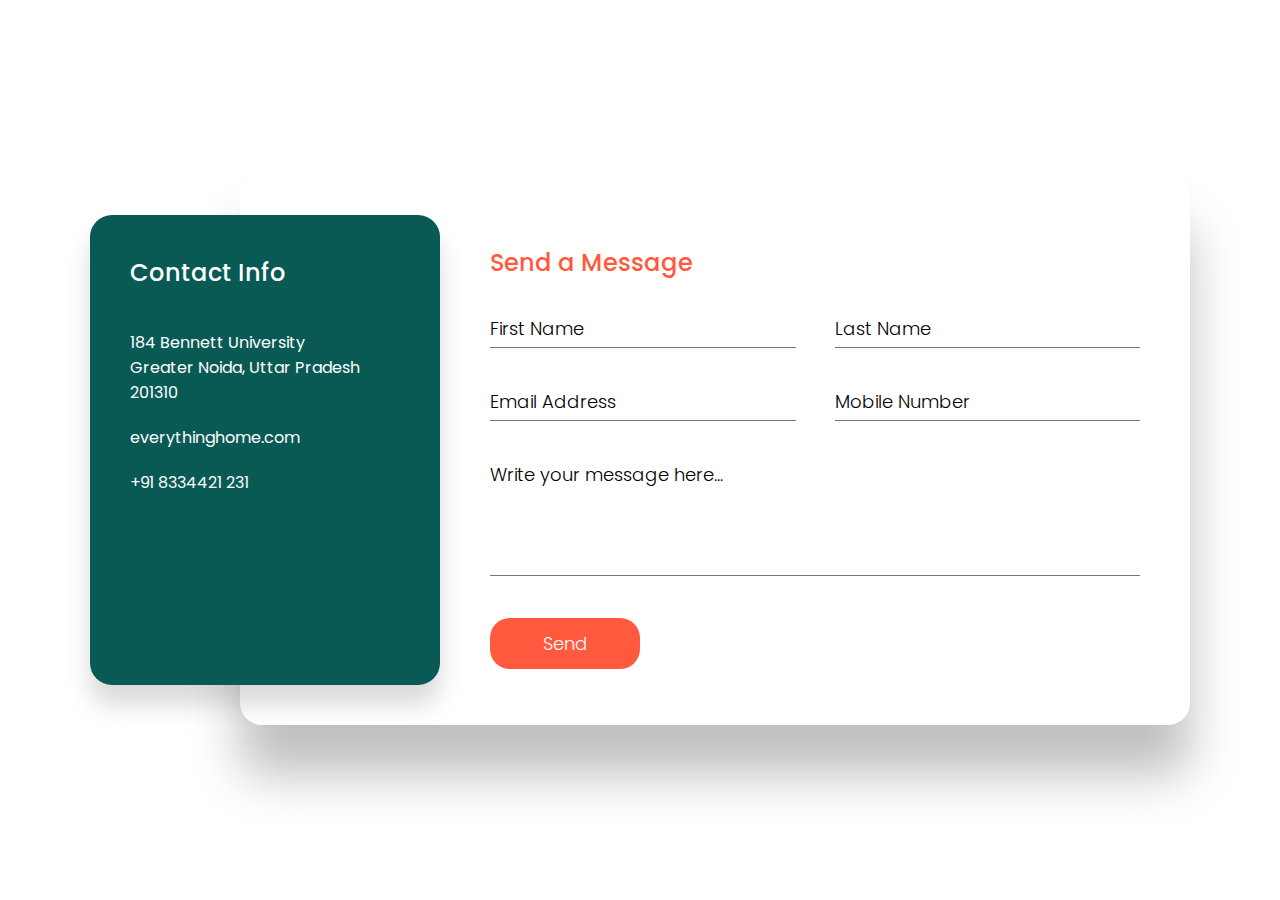
<file: contact us/index.html>
<!doctype html>
<html>
    <head>
    <meta charset="utf-8">
    <meta name="viewport" content="width=device-width, initial-scale=1.0">
    <title> Contact Us - Responsive Page Design</title>
    <link rel="shortcut icon" type="image/jpg" href="/images/news2.png"/>
    <style>
        @import url('https://fonts.googleapis.com/css2?family=Poppins:wght@200&display=swap');
        @import url('https://fonts.googleapis.com/css2?family=Poppins:wght@300&display=swap');
        @import url('https://fonts.googleapis.com/css2?family=Poppins:wght@400&display=swap');
        @import url('https://fonts.googleapis.com/css2?family=Poppins:wght@500&display=swap');
        @import url('https://fonts.googleapis.com/css2?family=Poppins:wght@600&display=swap');
        @import url('https://fonts.googleapis.com/css2?family=Poppins:wght@700&display=swap');
        @import url('https://fonts.googleapis.com/css2?family=Poppins:wght@800&display=swap');
        @import url('https://fonts.googleapis.com/css2?family=Poppins:wght@900&display=swap');
    </style>
    <link rel="stylesheet" href="style.css">
    </head>
    <body>
        <section>
            <div class="container">
                <div class="contactInfo"> 
                    <div>
                        <h2>Contact Info</h2>
                        <ul class="info">
                            <li></li>
                                <span style="color: white;">184 Bennett University<br>
                                    Greater Noida, Uttar Pradesh<br>
                                    201310</span>
                                </span>
                            </li>
                            <li>
                                <!-- <span>nassosanagn@gmail.com</span> -->
                                <span><a href = "mailto: nassosanagn@gmail.com">everythinghome.com</a></span>
                            </li>
                            <li>
                                <p style="color:white">+91 8334421 231</p>
                            </li>

                        </ul>
                    </div>
                    <!-- <ul class="sci">
                        <li><a href="https://www.facebook.com/nassosanagn/"><img src="/images/1.png"></a></li>
                        <li><a href="https://www.instagram.com/nassosanagn_/?hl=el"><img src="/images/3.png"></a></li>
                        <li><a href="https://twitter.com/nassosanagn"><img src="/images/2.png"></a></li>
                        <li><a href="https://www.linkedin.com/in/nassos-anagnostopoulos-2b9631196/"><img src="/images/5.png"></a></li>
                        
                    </ul> -->
                </div>
                    <div class="contactForm">
                        <h2>Send a Message</h2>
                        <div class="formBox">
                        <div class="inputBox w50">
                            <input type="text" name="" required>
                            <span>First Name</span>
                        </div>
                        <div class="inputBox w50">
                            <input type="text" required>
                            <span>Last Name</span>
                        </div>
                        <div class="inputBox w50">
                            <input type="email" required>
                            <span>Email Address</span>
                        </div>
                        <div class="inputBox w50">
                            <input type="text" required>
                            <span>Mobile Number</span>
                        </div>
                        <div class="inputBox w100">
                            <textarea required></textarea>
                            <span>Write your message here...</span>
                        </div>
                        <div class="inputBox w100">
                            <input type="submit" value="Send">
                        </div>
                    </div>
                </div>
                    
                    
             
        </section>
    </body>
</html>
</file>
<file: contact us/style.css>
/* @import url('http://fonts.googleapis.com/css2?family=Poppins:wght@200;300;400;500;600;700;800;900&display=swap'); */

*
{
    margin: 0;
    padding: 0;
    box-sizing: border-box;
    font-family: 'Poppins',sans-serif;
}

section
{
    display: flex;
    justify-content: center;
    align-items: center;
    min-height: 100vh;
    /* background-color: #095a55; */

}
section::before
{
    content: '';
    position: absolute;
    top: 0;
    left: 0;
    width: 50%;
    height: 100%;
    /* background: #fff38e; */
}

.container
{
    position: relative;
    min-width: 1100px;
    min-height: 550px;
    display: flex;
    z-index: 1000;
    /* border-radius: 22px; */
    /* background-color: #fff; */

}

.container .contactInfo
{
    position: absolute;
    top: 40px;
    width: 350px;
    height: calc(100% - 80px);
    background: #095a55;
    z-index: 1;
    padding: 40px;
    display: flex;
    justify-content: center;
    flex-direction: column;
    justify-content: space-between;
    box-shadow: 0 20px 25px rgba(0,0,0,0.15); 
    border-radius: 22px;
}

.container .contactInfo h2
{
    color: #fff;
    font-size:24px;
    font-weight: 500;
}

.container .contactInfo ul.info 
{
   position: relative;
   margin: 20px 0; 
}

.container .contactInfo ul.info li
{
   position: relative;
   list-style: none;
   display: flex;
   margin: 20px 0;
   cursor: pointer;
   align-items: flex-start;
}

.container .contactInfo ul.info li span:nth-child(1)
{
    width: 30px;
    min-width: 30px;
}

/* for gmail */
.container .contactInfo ul.info li span a
{
    color: #fff;
    text-decoration: none;
    width: 30px;
    min-width: 30px;
    
}

.container .contactInfo ul.info li span:nth-child(1) img
{
    max-width: 100%;
    filter: invert(1);
}

.container .contactInfo ul.info li span:nth-child(2)
{
    color: #fff;
    margin-left: 10px;
    font-weight: 300;
}

.container .contactInfo ul.sci
{
    position: relative;
    display: flex;
}

.container .contactInfo ul.sci li
{
   list-style: none;  
   margin-right: 15px;
}

.container .contactInfo ul.sci li a
{
   text-decoration: none;
}

.container .contactInfo ul.sci li a img
{
   filter: invert(1);
}

.container .contactForm
{
    position: absolute;
    padding: 70px 50px;
    padding-left: 250px;
    margin-left: 150px;
    width: calc(100% - 150px);
    height: 100%;
    background: #fff; 
    box-shadow: 0 50px 50px rgba(0,0,0,0.25);
    border-radius: 22px;
}

.container .contactForm h2
{
    color: hsl(9, 100%, 62%);
    font-size: 24px;
    font-weight: 500;
}

.container .contactForm .formBox
{
    position: relative;
    display: flex;
    justify-content: space-between;
    flex-wrap: wrap;
    padding-top: 30px;
}

.container .contactForm .formBox .inputBox
{
    position: relative;
    margin-bottom: 35px;
}

.container .contactForm .formBox .inputBox.w50
{
    width: 47%;
}

.container .contactForm .formBox .inputBox.w100
{
    width: 100%;
}

.container .contactForm .formBox .inputBox input,
.container .contactForm .formBox .inputBox textarea 
{
    width: 100%;
    resize: none;
    padding: 5px 0;
    font-size: 18px;
    font-weight: 300;
    color: #333;
    border: none;
    outline: none;
    border-bottom: 1px solid #777;
}

.container .contactForm .formBox .inputBox textarea 
{
    height: 120px;
}

.container .contactForm .formBox .inputBox span 
{
    position: absolute;
    left: 0;
    padding: 5px 0;
    pointer-events: none;
    font-size: 18px;
    font-weight: 300;
    transition: 0.3s;
}

.container .contactForm .formBox .inputBox input:focus ~ span,
.container .contactForm .formBox .inputBox input:valid ~ span,
.container .contactForm .formBox .inputBox textarea:focus ~ span, 
.container .contactForm .formBox .inputBox textarea:valid ~ span
{
    transform: translateY(-20px);
    font-size:  12px;
    font-weight: 400;
    letter-spacing: 1px;
    color: hsl(9, 100%, 62%);
    font-weight: 500;
} 

/* Css for the submit button */
.container .contactForm .formBox .inputBox input[type="submit"]         
{
    position: relative;
    cursor: pointer;
    background:hsl(9, 100%, 62%);
    border-radius: 20px;
    color: #fff;
    border: none;
    max-width: 150px;
    padding: 12px;

}

.container .contactForm .formBox .inputBox input[type="submit"]:hover{
    background: #0d9480;
}

/* make the form responsive */
@media (max-width: 1200px)
{
    .container
    {
        width: 90%;
        min-width: auto;
        margin: 20px;
        box-shadow: 0 20px 50px rgba(0,0,0,0.2);
    }

    .container .contactInfo
    {
        top: 0;
        height: 550px;
        position: relative;
        box-shadow: none;
        border-radius: 0px;
    }

    .container .contactForm
    {
        position: relative;
        width: calc(100% - 350px);
        padding-left: 0;
        margin-left: 0;
        padding: 40px;
        height: 550px;
        box-shadow: none;
        border-radius: 0px;
    }
}

@media (max-width: 991px)
{
    section
    {
        display: flex;
        justify-content: center;
        align-items: center;
        min-height: 100vh;
        background: #fff38e;
    }

    section::before
    {
        display: none;
    }

    .container
    {
        display: flex;
        flex-direction: column-reverse;
    }

    .container .contactForm
    {
        width: 100%;
        height: auto;
        border-radius: 0px;
    }

    .container .contactInfo
    {
        width: 100%;
        height: auto;
        flex-direction: row;
        border-radius: 0px;
    }
    .container .contactInfo ul.sci
    {
       position: relative;
       display: flex;
       justify-content: center;
       align-items: center;
    }
}

@media (max-width: 600px)
{
    .container .contactForm
    {
        padding: 25px;
    }

    .container .contactInfo{
        padding: 25px;
        flex-direction: column;
        align-items: flex-start;
    }

    .container .contactInfo ul.sci
    {
        margin-top: 40px;
    }

    .container .contactForm .formBox .inputBox.w50
    {
        width: 100%;
    }
}
</file>
